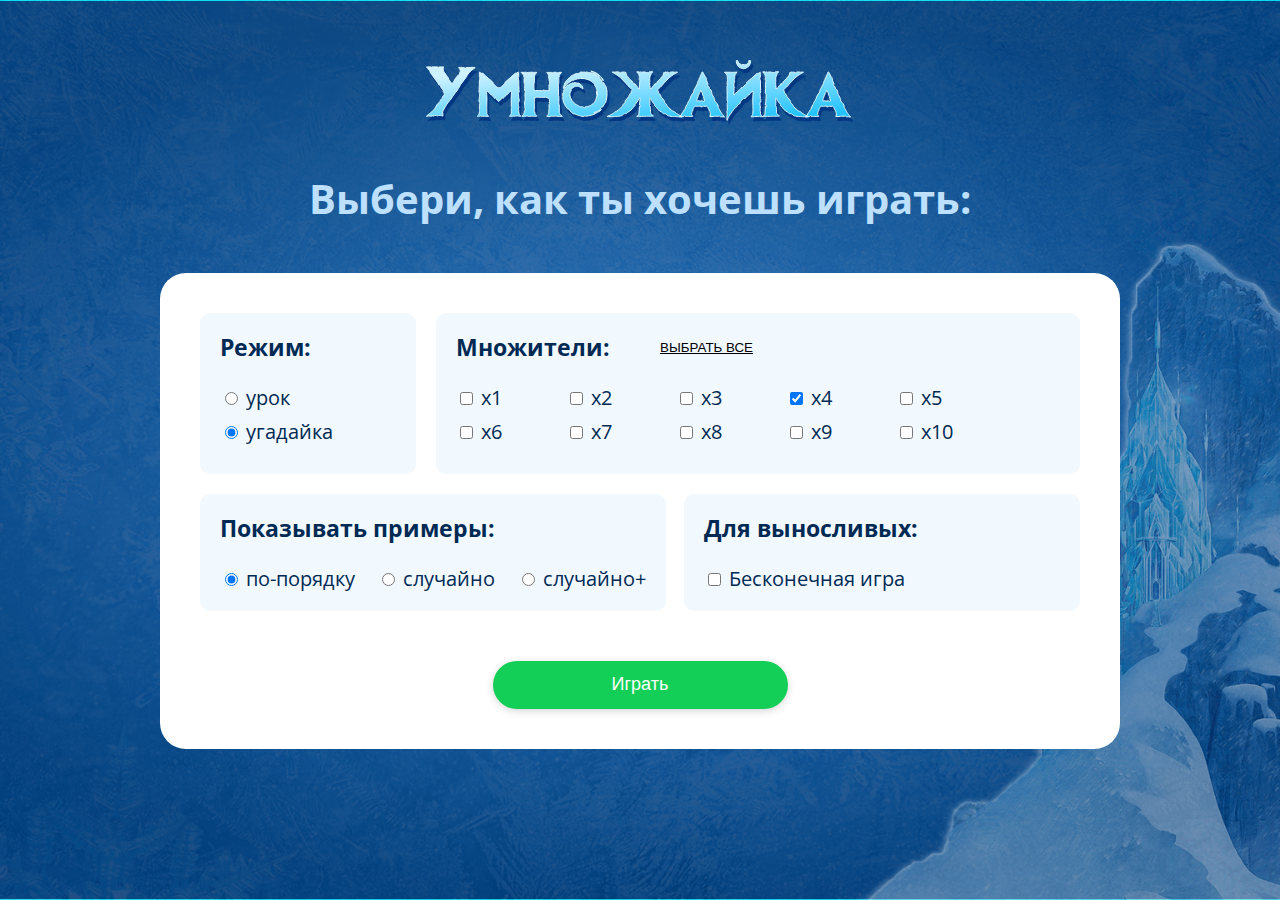
<file: index.html>
<!DOCTYPE html>
<html lang="ru">

<head>
  <meta charset="UTF-8">
  <title>Умножайка</title>
  <link rel="stylesheet" href="./css/start-style.css">
  <link rel="stylesheet" href="./css/toastr.min.css">
  <link href="https://fonts.googleapis.com/css?family=Open+Sans:400,600,700&display=swap&subset=cyrillic" rel="stylesheet">
  <link rel="shortcut icon" href="./img/favicon.png" type="image/png">
</head>

<body class="page">
  <!-- Хедер -->
  <header class="page__header">
    <h1 class="page__title"></h1>
  </header>
  <main class="page__main">
    <section class="page__content">
    </section>
    <p class="btn__pifagor-wrap">
      <a class="btn__pifagor" href="piphagor.html">Таблица Пифагора</a>
    </p>
  </main>
  <!-- Футер -->
  <footer class="page__footer"></footer>
  <!-- СКРИПТЫ служебные -->
  <script src="./js/jquery-3.4.1.min.js"></script>
  <script src="./js/popper.min.js"></script>
  <script src="./js/toastr.min.js"></script>
  <!-- СКРИПТЫ кастомные -->
  <script src="./js/data.js"></script>
  <script src="./js/utils.js"></script>
  <script src="./js/settings-screen.js"></script>
  <script src="./js/expression.js"></script>
  <script src="./js/game-message.js"></script>
  <script src="./js/game-screen.js"></script>
  <script src="./js/not-developed-screen.js"></script>
  <script src="./js/result-screen.js"></script>
  <script src="./js/start-index.js"></script>
</body>

</html>
</file>
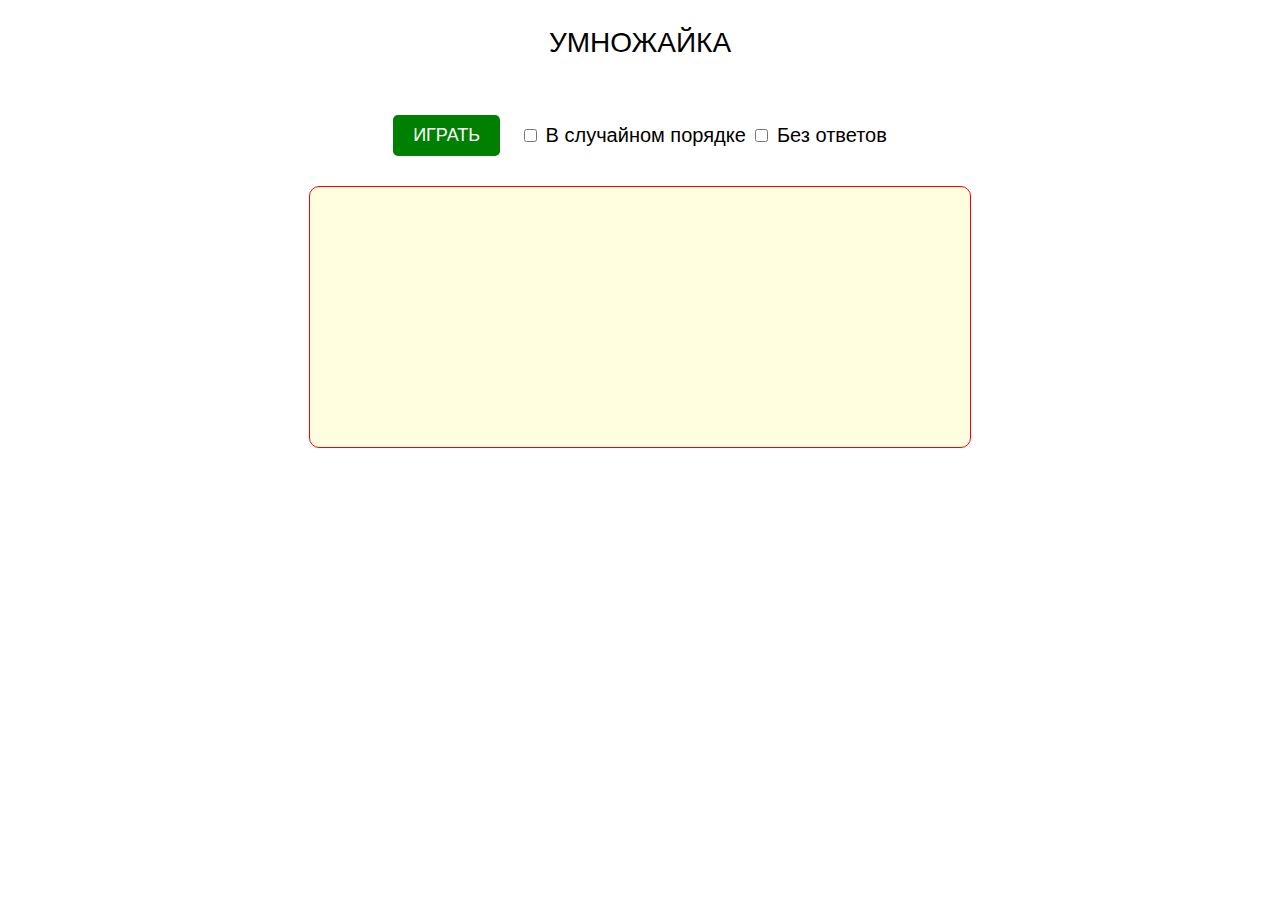
<file: index_old.html>
<!DOCTYPE html>
<html lang="ru">

<head>
  <meta charset="UTF-8">
  <title>Умножайка</title>
  <link rel="stylesheet" href="./css/style.css">
</head>

<body>
  <header>Умножайка</header>
  <main>
    <div class="content">
      <div class="content__btns">
        <button class="btn btn__start content__start-btn" type="button">
          Играть
        </button>
        <div class="content__checks">
        <label for="random">
          <input class="content__random-control" type="checkbox" id="random">
          В случайном порядке
        </label>
        <label for="random_numb">
          <input class="content__numb-control" type="checkbox" id="random_numb">
          Без ответов
        </label>
        </div>
        <!-- <button class="btn btn__replay content__replay-btn" type="button">
          Заново
        </button> -->
      </div>
      <section class="screen">
        <p class="screen__output"></p>
      </section>
      <div class="controls v-hidden">
        <button class="btn btn__control btn__control--prev" type="button">
          Предыдущий
        </button>
        <button class="btn btn__control btn__control--next" type="button">
          Следующий
        </button>
      </div>
    </div>
  </main>
  <footer></footer>
  <script src="./js/index.js"></script>
</body>

</html>
</file>
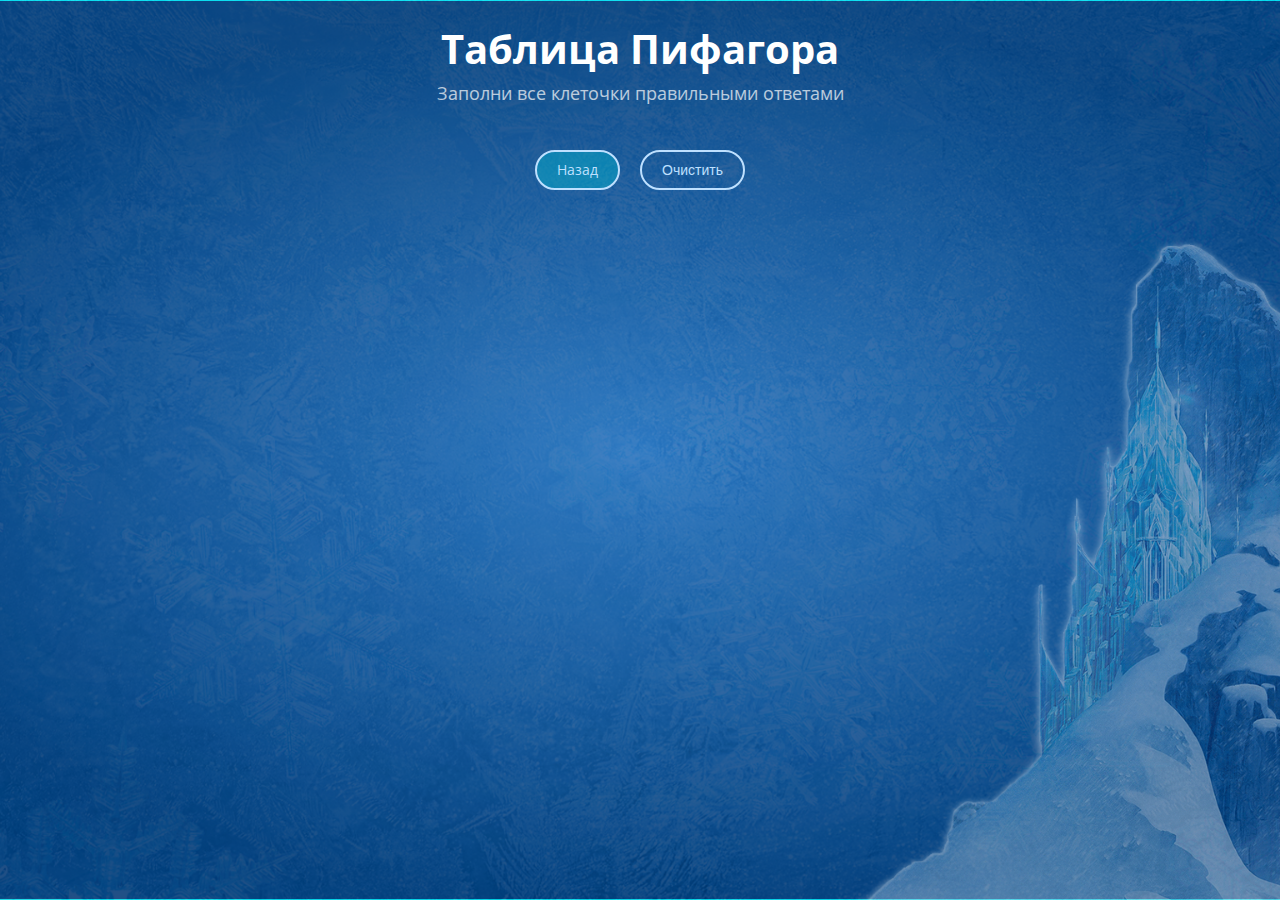
<file: piphagor.html>
<!DOCTYPE html>
<html lang="ru">

<head>
  <meta charset="UTF-8">
  <title>Таблица Пифагора</title>
  <link rel="stylesheet" href="./css/start-style.css">
  <link rel="stylesheet" href="./css/toastr.min.css">
  <link href="https://fonts.googleapis.com/css?family=Open+Sans:400,600,700&display=swap&subset=cyrillic" rel="stylesheet">
  <link rel="shortcut icon" href="./img/favicon.png" type="image/png">
</head>

<body>
  <main class="page">
    <section class="piphagor">
      <h1 class="piphagor__title">Таблица Пифагора <i class="fas fa-wind"></i></h1>
      <p class="piphagor__text">Заполни все клеточки правильными ответами</p>
      <form class="piphagor__form" action="#" autocomplete="off">
        <table class="piphagor__table table">

        </table>
        <div class="piphagor__reset-wrap">
          <a class="btn piphagor__back" href="index.html">Назад</a>
          <input class="btn btn--reset piphagor__reset-btn" type="reset" value="Очистить">
        </div>
      </form>
      <!-- Модалка с поздравлением -->
      <section class="modal all-success">
        <div class="all-success__wrap">
          <button class="all-success__close" type="button">&#10008;</button>
          <h1 class="all-success__title">Отличный результат!</h1>
          <p class="all-success__text">
            Поздравляю! <br>Вся таблица заполнена правильно. <br>Хочешь сыграть ещё?
          </p>
          <button class="btn all-success__again" type="button">Да!</button>
        </div>
      </section>
    </section>
  </main>
  <!-- СКРИПТЫ служебные -->
  <script src="./js/jquery-3.4.1.min.js"></script>
  <script src="./js/popper.min.js"></script>
  <script src="./js/toastr.min.js"></script>
  <script src="./js/data.js"></script>
  <script src="./js/utils.js"></script>
  <script src="./js/piphagor.js"></script>
  <script src="./js/modal.js"></script>
</body>

</html>
</file>
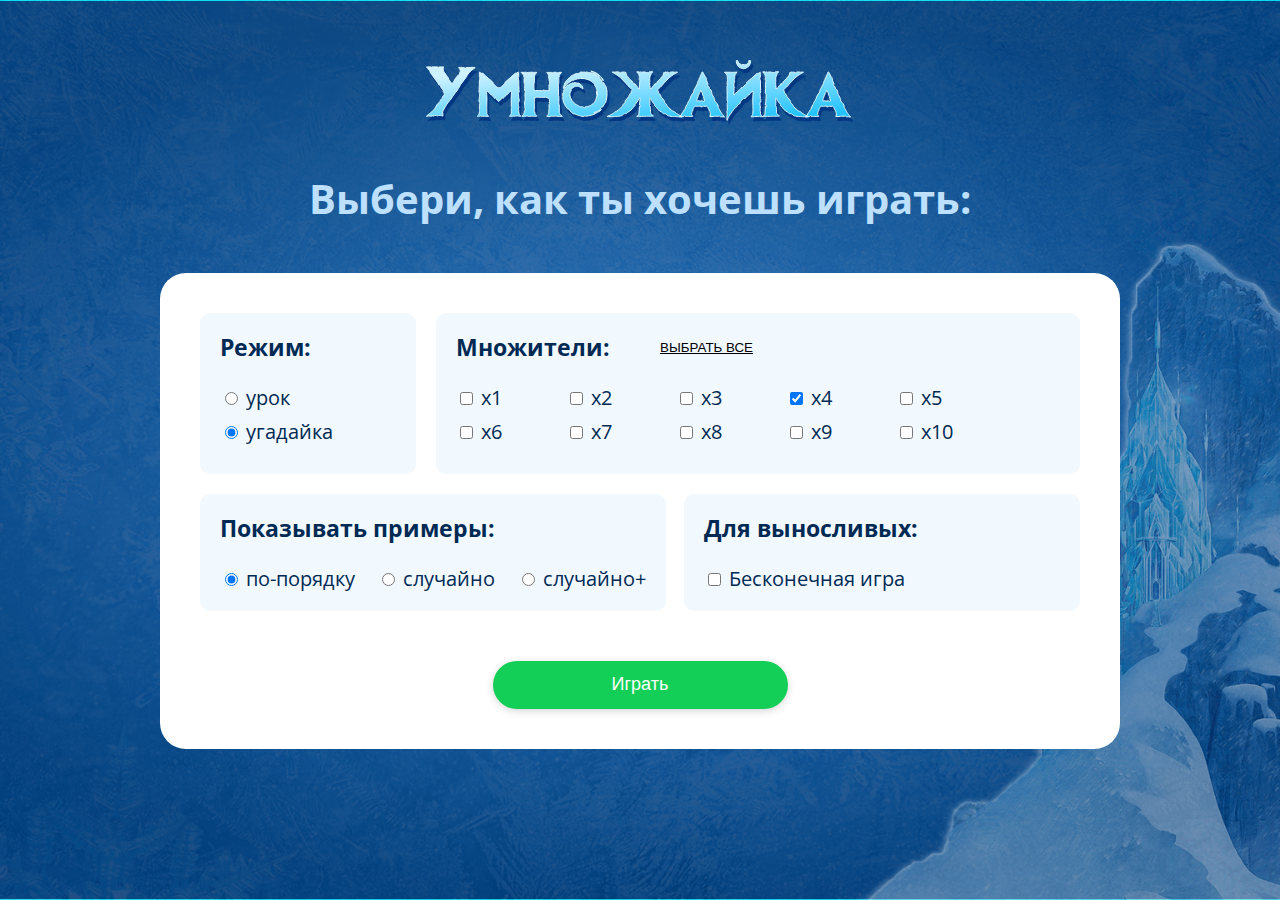
<file: start.html>
<!DOCTYPE html>
<html lang="ru">

<head>
  <meta charset="UTF-8">
  <title>Умножайка</title>
  <link rel="stylesheet" href="./css/start-style.css">
  <link rel="stylesheet" href="./css/toastr.min.css">
  <link href="https://fonts.googleapis.com/css?family=Open+Sans:400,600,700&display=swap&subset=cyrillic" rel="stylesheet">
  <link rel="shortcut icon" href="./img/favicon.png" type="image/png">
</head>

<body class="page">
  <!-- Хедер -->
  <header class="page__header">
    <h1 class="page__title"></h1>
  </header>
  <main class="page__main">

  </main>
  <!-- Футер -->
  <footer class="page__footer"></footer>
  <!-- СКРИПТЫ служебные -->
  <script src="./js/jquery-3.4.1.min.js"></script>
  <script src="./js/popper.min.js"></script>
  <script src="./js/toastr.min.js"></script>
  <!-- СКРИПТЫ кастомные -->
  <script src="./js/data.js"></script>
  <script src="./js/utils.js"></script>
  <script src="./js/settings-screen.js"></script>
  <script src="./js/expression.js"></script>
  <script src="./js/game-message.js"></script>
  <script src="./js/game-screen.js"></script>
  <script src="./js/not-developed-screen.js"></script>
  <script src="./js/results-screen.js"></script>
  <script src="./js/start-index.js"></script>
</body>

</html>
</file>
<file: css/start-style.css>
html {
  margin: 0;
  padding: 0;
}

body {
  height: 100vh;
  background-color: #2870BB;
  background-image: url('../img/back.png');
  background-repeat: no-repeat;
  background-position: center center;
  background-size: cover;
  margin: 0;
  padding: 0;
  font-family: "Open Sans", sans-serif;
  font-size: 20px;
  line-height: 1.2;
  color: white;
  font-weight: 400;
}

*,
::before,
::after {
  box-sizing: border-box;
}

.v-hidden {
  position: absolute;

  width: 1px;
  height: 1px;
  margin: -1px;
  border: 0;
  padding: 0;

  white-space: nowrap;

  clip-path: inset(100%);
  clip: rect(0 0 0 0);
  overflow: hidden;
}

.btn {
  background-color: gray;
  border: none;
  border-radius: 5px;
}

.btn__act {
  padding: 10px 20px;
  color: white;
  cursor: pointer;
}

/** {
  outline: 1px solid gray;
}*/

.page__header {
  display: flex;
  justify-content: center;
  padding-top: 60px;
  padding-bottom: 20px;
  margin-bottom: 30px;
}

.page__title {
  width: 428px;
  height: 65px;
  margin: 0;
  padding: 0;
  font-size: 60px;
  font-weight: 400;
  color: white;
  background-image: url('../img/logo.png');
  background-repeat: no-repeat;
  background-position: center 0;
  background-size: contain;
}

.page__content {
  position: relative;
  /*width: fit-content;
  margin: 0 auto;
  background-image: url('../img/hero_1.png'), url('../img/hero_2.png');
  background-repeat: no-repeat, no-repeat;
  background-position: 0 100%, 0 101%;
  background-size: 266px, 233px;*/
}

/*.page__content::before,
.page__content::after {
  position: absolute;
  content: "";
  bottom: 0;
  width: 266px;
  height: 289px;
  background-position: 0 0;
  background-repeat: no-repeat;
}

.page__content::before {
  left: 13%;
  width: 233px;
  background-image: url('../img/hero_2.png');
  background-size: contain;
}

.page__content::after {
  right: 10%;
  bottom: -3%;
  height: 255px;
  background-image: url('../img/hero_1.png');
  background-size: contain;
}*/

.screen {
  /* */
}

.screen__title {
  display: flex;
  justify-content: center;
  margin: 0;
  margin-bottom: 50px;
  font-size: 40px;
  color: #BEE0FF;
}

/* Экран результатов */

.result {
  display: flex;
  justify-content: flex-start;
  flex-direction: column;
  align-items: center;
}

.result__block {
  display: flex;
  flex-direction: row-reverse;
  align-items: flex-start;
  margin-bottom: 40px;
  padding: 50px 90px 30px 50px;

  width: 870px;
  min-height: 400px;
  background-color: #ffffff;

  background-image: url(../img/elza.jpg);
  background-repeat: no-repeat;
  background-position: center 0;
  background-size: cover;

  border-radius: 26px;
  border: 5px solid white;
  color: #002A54;
  box-shadow: 1px 1px 10px 1px rgba(0,0,0,0.3);
}

.result__text {
  width: 360px;
  padding: 30px 20px 40px;
  margin: 0;
  background-color: white;
  border-radius: 10px;
  line-height: 30px;
  text-align: center;
}

.congratz__title {
  margin: 0;
  margin-bottom: 30px;
}

.congratz__esprns {
  margin: 0;
  margin-bottom: 30px;
}

.result__btns {
  display: flex;
  justify-content: center;
  align-items: flex-start;
}

.result__again-btn {
  background-color: #9C27B0;
  margin-right: 20px;
}

.result__exit-btn {
  background-color: #13CF58;
}

/*.result__block {
  display: flex;
  flex-direction: row-reverse;
  align-items: center;
  margin-bottom: 40px;
  padding: 50px 50px 30px 50px;

  width: 870px;
  min-height: 400px;
  background-color: #ffffff;

  background-image: url(../img/elza.jpg);
  background-repeat: no-repeat;
  background-position: center 0;
  background-size: cover;

  border-radius: 26px;
  border: 5px solid white;
  color: #002A54;
  box-shadow: 1px 1px 10px 1px rgba(0,0,0,0.3);
}
*/

/* Экран ещё не реализовано */

.not-dev-screen {
  display: flex;
  justify-content: flex-start;
  flex-direction: column;
  align-items: center;
}

.not-dev__block {
  display: flex;
  flex-direction: row-reverse;
  align-items: center;
  margin-bottom: 40px;
  padding: 50px 50px 30px 50px;

  width: 870px;
  min-height: 400px;
  background-color: #ffffff;

  background-image: url(../img/sven.jpg);
  background-repeat: no-repeat;
  background-position: center 0;
  background-size: cover;

  border-radius: 26px;
  border: 5px solid white;
  color: #002A54;
  box-shadow: 1px 1px 10px 1px rgba(0,0,0,0.3);
}

.not-dev__text {
  width: 270px;
  padding: 30px;
  margin: 0;
  background-color: white;
  border-radius: 10px;
  line-height: 30px;
  text-align: center;
}

.not-dev__btns {
  display: flex;
  justify-content: center;
}

.not-dev__exit-btn {
  background-color: #13CF58;
}

/* Экран игры */

.game {
  position: relative;
}

.game-screen {
  display: flex;
  justify-content: flex-start;
  flex-direction: column;
  align-items: center;
}

.game__block {
  display: flex;
  flex-direction: column;
  justify-content: space-between;
  width: 870px;
  min-height: 300px;
  background-color: #ffffff;
  border-radius: 26px;
  color: #002A54;
  margin-bottom: 30px;
  /*padding: 70px 30px 80px;*/
  padding: 60px 10px 10px;
}

.game__progress-wrap {
  position: absolute;
  width: 90%;
  top: -5px;
  height: 10px;
  left: 50%;
  transform: translateX(-50%);
  background-color: white;
  border: 1px solid #567ca3;
  border-radius: 5px;
  box-shadow: 0 1px 5px 1px rgba(0,0,0,0.2);
}

.game__progress-bar {
  position: absolute;
  top: 0;
  left: 0;
  width: 0;
  height: 8px;
  /*background-color: #e91e63;*/
  background-color: #ff5722;
  border-radius: 5px;
}

.game__progress {
  position: absolute;
  left: 50%;
  top: -20px;
  transform: translateX(-50%);

  color: #002a54;
  width: 28%;
  /*display: flex;*/
  display: none;
  justify-content: center;
  margin-bottom: -10px;
  padding: 10px 20px;
  background-color: #fff;

  border-radius: 25px;
  border: 1px solid #002a54;
  z-index: 2;
}

.game__form {
  height: 100%;
  display: flex;
  flex-direction: column;
  align-items: center;
}

.game__expr {
  font-size: 130px;
}

.game__expr-text {
  margin: 0;
  margin-top: auto;
  font-size: 30px;
}

.game-screen__btns {
  display: flex;
  justify-content: center;
}

.game-screen__exit-btn {
  margin-right: 30px;
  background-color: transparent;
  /*border: 2px solid #2699FB;
  color: #2699FB;*/
  border: 2px solid #BEE0FF;
  color: #BEE0FF;
  opacity: 0.7;
  /*background-color: #80066f;*/
}

.game-screen__next-btn {
  background-color: #2699FB;
}

.game-screen__next-btn:hover,
.game-screen__next-btn:focus {
  background-color: #248de7;
}

.game-screen__next-btn:disabled {
  background-color: gray;
}

/* Счётчики ответов */

.game__counters {
  display: flex;
  justify-content: space-between;
  align-items: center;
  margin-top: 35px;
}

.counter {
  display: flex;
  flex-direction: row;
  align-items: center;
  margin: 0;
  padding: 0;
}

.counter__plate {
  display: flex;
  justify-content: center;
  align-items: center;
  width: 40px;
  height: 40px;
  border-radius: 50%;
  color: white;
}

.counter--false .counter__plate {
  margin-right: 10px;
  background-color: brown;
}

.counter--true {
  flex-direction: row-reverse;
}

.counter--true .counter__plate {
  margin-left: 10px;
  background-color: green;
}

/* Экран настроек */

.settings {
  display: flex;
  justify-content: flex-start;
  flex-direction: column;
  align-items: center;
}

.settings__form {
  display: flex;
  flex-direction: column;
  width: 960px;
  /*min-height: 640px;*/
  padding: 40px;
  background-color: #ffffff;
  border-radius: 26px;
  color: #002A54;
}

.settings__wrap {
  width: 100%;
  display: flex;
  flex-wrap: wrap;
  justify-content: space-between;
  margin-bottom: 20px;
}

.settings__group {
  background-color: #F1F9FF;
  border-radius: 10px;
  padding: 20px;
}

.settings__subtitle {
  margin: 0;
  margin-bottom: 25px;
}

.regime {
  flex-grow: 1;
  margin-right: 20px;
}

.regime__wrap {
  margin: 0;
  display: flex;
  flex-direction: column;
}

.regime__wrap label:first-child {
  margin-bottom: 10px;
}

.multiplier {
  width: 66%;
  flex-grow: 1;
}

.multiplier__title {
  display: flex;
  justify-content: flex-start;
  align-items: center;
}

.multiplier__group label {
  margin-bottom: 10px;
}

.multiplier__text {
  margin-right: 50px;
}

.multiplier__all-wrap {
  display: flex;
  justify-content: center;
}

.multiplier__all {
  background-color: transparent;
  padding: 0;
  text-decoration: underline;
  color: black;
  text-transform: uppercase;
}

.multiplier__group {
  display: flex;
  flex-wrap: wrap;
  margin: 0;
}

.multiplier__lbl {
  width: 110px;
}

.present {
  width: 53%;
  /*display: flex;
  justify-content: space-between;*/
}

.present__group {
  display: flex;
  justify-content: space-between;
  flex-wrap: wrap;
}

.adult {
  display: none;
  width: 29%;
}

.infinite {
  width: 45%;
  /*display: flex;
  justify-content: center;*/
}

.settings__submit-wrap {
  display: flex;
  justify-content: center;
  align-items: center;
  margin-top: 30px;
  /*margin-top: auto;*/
  /*align-self: flex-end;*/
}

.game__btn {
  width: 295px;
  height: 48px;
  padding: 11px 50px 13px;
  border-radius: 24px;
  font-size: 18px;
  text-transform: none;
  box-shadow: 0 2px 10px -1px rgba(0,0,0,0.2);
}

.settings__submit-btn {
  background-color: #13CF58;
}

.settings__submit-btn:hover,
.settings__submit-btn:focus {
  background-color: #13bc51;
}

.settings__reset-btn {
  background-color: brown;
  margin-right: 20px;
}

/* Выражение */

.expr__res {
  display: inline-block;
}

.expr__res-field {
  font-size: 130px;
  width: 230px;
  text-align: center;
  color: #002A54;
  background-color: #bee0ff69;
  border-radius: 3px;
  border: 3px solid #bee0ff;
}

/* Пифарогская таблица */

.btn__pifagor-wrap {
  display: flex;
  justify-content: center;
}

.btn__pifagor {
  background-color: transparent;
  border: none;
  color: #BEE0FF;
  text-decoration: none;
  cursor: pointer;
}

.piphagor {
  display: flex;
  flex-direction: column;
  align-items: center;
  width: 800px;
  margin: 0 auto;
  padding-top: 25px;
}

.piphagor__title {
  margin: 0;
  margin-bottom: 10px;
}

.piphagor__text {
  margin: 0;
  margin-bottom: 15px;
  opacity: 0.7;
  font-size: 18px;
}

.table {
  width: auto;
  border-collapse: collapse;
  margin-bottom: 30px;
}

.table__td,
.table__th {
  width: 60px;
  height: 60px;
}

.table__td {
  padding: 0;
  border: 1px solid lightgray;
}

.table__td--num {
  display: flex;
  justify-content: center;
  align-items: center;
  border: none;
  font-weight: 700;
}

.table__field {
  width: 60px;
  height: 60px;
  text-align: center;
  background-color: transparent;
  color: white;
  font-size: 26px;
  border: none;
}

.table__field:focus {
  border: 1px solid lightblue;
}

/* Отключаем стрелки в полях с типом number */
input[type="number"] {
  appearance: textfield;
  -moz-appearance:textfield;
}

input::-webkit-outer-spin-button,
input::-webkit-inner-spin-button {
  appearance: none;
  -webkit-appearance: none;
}

.piphagor__reset-wrap {
  display: flex;
  justify-content: center;
}

.piphagor__reset-btn {
  padding: 10px 20px;
  cursor: pointer;
  background-color: transparent;
  border: 2px solid #BEE0FF;
  border-radius: 24px;
  font-size: 14px;
  color: #BEE0FF;
  /*opacity: 0.7;*/
}

.piphagor__reset-btn:hover {
  background-color: #00bcd46b;
}

.piphagor__back {
  margin-right: 20px;
  padding: 10px 20px;
  cursor: pointer;
  background-color: #00bcd46b;
  border: 2px solid #BEE0FF;
  border-radius: 24px;
  font-size: 14px;
  color: #BEE0FF;
  font-weight: 400;
  text-decoration: none;
}

.piphagor__back:hover {
  background-color: transparent;
}

/* МОДАЛКА */

.modal {
  display: none;
  position: fixed;
  left: 50%;
  top: 50%;
  transform: translate(-50%, -50%);
  padding: 30px;
  width: 500px;
  height: auto;
  background-color: #fff;
  color: #002A54;
  border-radius: 5px;
  box-shadow: 0px 1px 30px 2px rgba(0, 0, 0, 0.3);
}

.all-success {
  background-image: url('../img/magic-frozen.png'), url('../img/magic-frozen.png');
  background-repeat: no-repeat, no-repeat;
  background-position: 129% 19px, -41px 19px;
  background-size: contain, contain;
}

.all-success__wrap {
  position: relative;
  width: 100%;
  display: flex;
  flex-direction: column;
  align-items: center;
}

.all-success__close {
  position: absolute;
  top: -13px;
  right: -12px;
  width: 40px;
  height: 40px;
  font-size: 20px;
  border: none;
  border-radius: 5px;
  cursor: pointer;
  background-color: transparent;
}

.all-success__title {
  margin: 0;
  margin-bottom: 30px;
}

.all-success__text {
  margin: 0;
  margin-bottom: 40px;
  width: 80%;
  text-align: center;
}

.all-success__again {
  padding: 10px 20px;
  cursor: pointer;
  background-color: #2667a7;
  border: 2px solid #BEE0FF;
  border-radius: 24px;
  font-size: 16px;
  color: #BEE0FF;
  font-weight: 400;
}

.all-success__again:hover {
  background-color: #BEE0FF;
  border: 2px solid #2667a7;
  color: #2667a7;
}

/* Всегда последними */

.error {
  background-color: #ffb6c161;
  border: 3px solid red;
}

.true {
  background-color: #0080003b;
  border: 3px solid #008000;
}

.error--piph {
  background-color: #f44336;
  border: none;
}

.true--piph {
  background-color: #009688;
}

.modal__show {
  display: block;
}

.right {
  color: lightgreen;
}
</file>
<file: css/style.css>
body {
  width: 100%;
  height: 100vh;
  background-color: white;
  font-size: 20px;
  line-height: 1.2;
  margin: 0;
  padding: 0;
  font-family: "Arial", sans-serif;
}

/** {
  outline: 1px solid gray;
}*/

header {
  display: flex;
  justify-content: center;
  padding-top: 26px;
  padding-bottom: 25px;
  text-transform: uppercase;
  font-size: 28px;
  margin-bottom: 30px;
}

.content {
  display: flex;
  flex-direction: column;
  align-items: center;
}

.btn {
  background-color: lightyellow;
  padding: 10px 20px;
  border: none;
  border-radius: 5px;
  text-transform: uppercase;
  font-size: 18px;
  cursor: pointer;
}

.btn__start {
  background-color: green;
  color: white;
}

.content__start-btn {
  margin-right: 20px;
}

.btn__replay {
  background-color: orange;
  color: white;
}

.content__btns {
  display: flex;
  align-items: center;
  margin-bottom: 30px;
}

.screen {
  display: flex;
  justify-content: center;
  align-items: center;
  width: 600px;
  height: 200px;
  border: 1px solid red;
  border-radius: 10px;
  padding: 30px;
  background-color: lightyellow;
  margin-bottom: 30px;
}

.screen__output {
  margin: 0;
  display: flex;
  justify-content: center;
  font-size: 120px;
}

.controls {
  display: flex;
  justify-content: center;
}

.btn__control {
  background-color: lightgreen;
  border-radius: 5px;
}

.btn__control--prev {
  margin-right: 20px;
}

.v-hidden {
  display: none;
}
</file>
